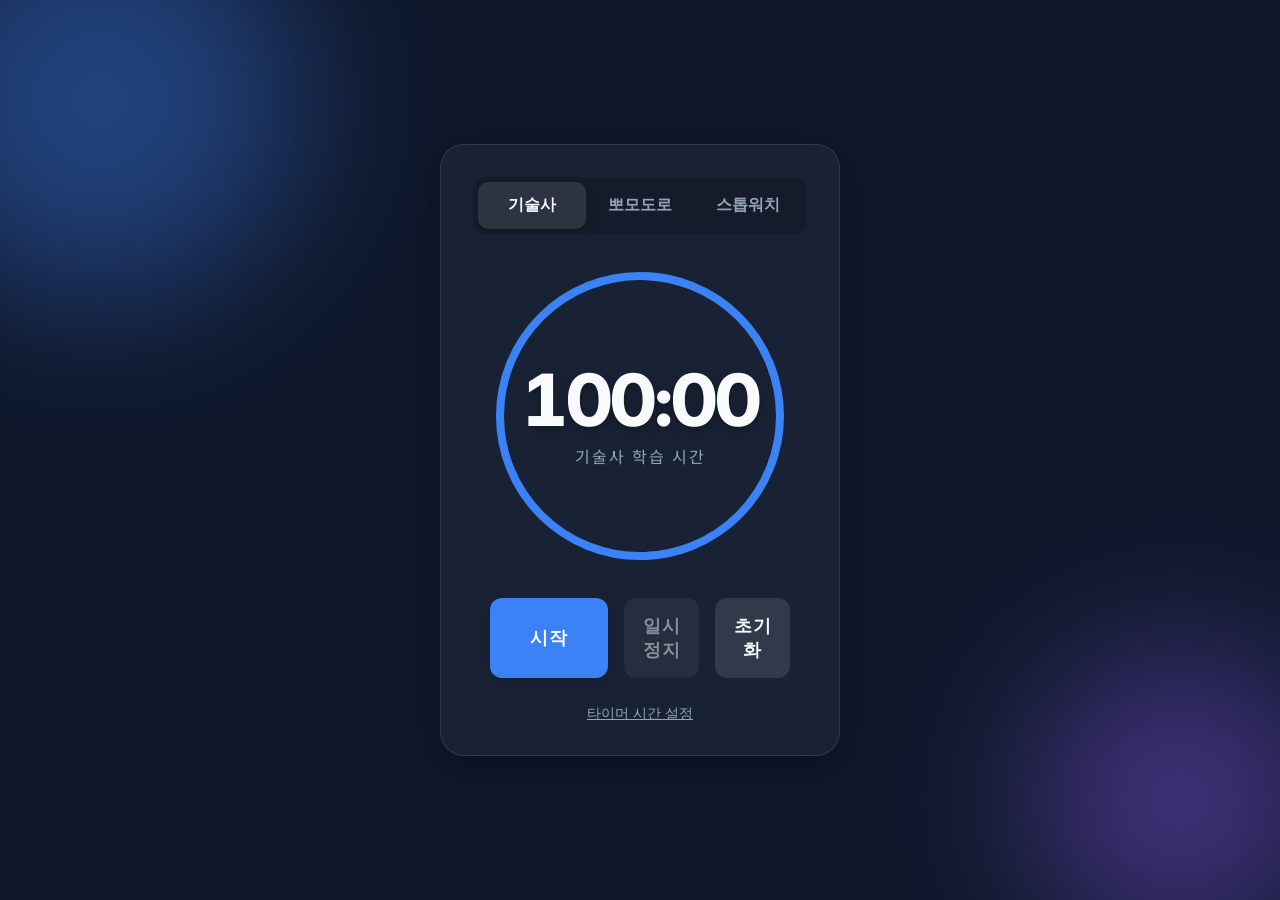
<file: timer.html>
<!DOCTYPE html>
<html lang="ko">
<head>
    <meta charset="UTF-8">
    <meta name="viewport" content="width=device-width, initial-scale=1.0">
    <title>프리미엄 학습 타이머</title>
    <link rel="stylesheet" href="style.css">
    <link href="https://fonts.googleapis.com/css2?family=Inter:wght@300;400;600;800&family=Noto+Sans+KR:wght@300;400;500;700&display=swap" rel="stylesheet">
</head>
<body>
    <div class="background-elements">
        <div class="blob blob-1"></div>
        <div class="blob blob-2"></div>
    </div>

    <div class="app-container">
        <header>
            <div class="tabs">
                <button class="tab-btn active" data-mode="pe">기술사</button>
                <button class="tab-btn" data-mode="pomodoro">뽀모도로</button>
                <button class="tab-btn" data-mode="stopwatch">스톱워치</button>
            </div>
        </header>

        <main>
            <div class="timer-display">
                <svg class="progress-ring" width="300" height="300">
                    <circle class="progress-ring__background" stroke-width="8" fill="transparent" r="140" cx="150" cy="150"/>
                    <circle class="progress-ring__circle" stroke-width="8" fill="transparent" r="140" cx="150" cy="150"/>
                </svg>
                <div class="time-container">
                    <span id="time-left">100:00</span>
                    <span id="mode-label">학습 시간</span>
                </div>
            </div>

            <div class="controls">
                <button id="start-btn" class="control-btn primary">시작</button>
                <button id="pause-btn" class="control-btn secondary" disabled>일시정지</button>
                <button id="reset-btn" class="control-btn secondary">초기화</button>
            </div>

            <div class="settings-toggle">
                <button id="settings-btn" class="text-btn">타이머 시간 설정</button>
            </div>

            <div id="settings-panel" class="settings-panel hidden">
                <div class="setting-group" id="pe-setting-group">
                    <label for="pe-time">기술사 타이머 (분):</label>
                    <input type="number" id="pe-time" value="100" min="1" max="300">
                </div>
                <div class="setting-group" id="pomo-setting-group" style="display: none;">
                    <label for="pomo-focus-time">집중 시간 (분):</label>
                    <input type="number" id="pomo-focus-time" value="25" min="1" max="60">
                    <label for="pomo-break-time">휴식 시간 (분):</label>
                    <input type="number" id="pomo-break-time" value="5" min="1" max="30">
                </div>
                <button id="save-settings-btn" class="control-btn primary small">저장</button>
            </div>
        </main>
    </div>

    <script src="app.js"></script>
</body>
</html>
</file>
<file: style.css>
:root {
    --bg-color: #0f172a;
    --text-primary: #f8fafc;
    --text-secondary: #94a3b8;
    --accent-primary: #3b82f6; /* Blue for PE */
    --accent-secondary: #ef4444; /* Red for Pomodoro Focus */
    --accent-tertiary: #10b981; /* Green for Break */
    --glass-bg: rgba(30, 41, 59, 0.7);
    --glass-border: rgba(255, 255, 255, 0.1);
    --glass-shadow: 0 8px 32px 0 rgba(0, 0, 0, 0.37);
    --ring-color: var(--accent-primary);
}

* {
    box-sizing: border-box;
    margin: 0;
    padding: 0;
}

body {
    font-family: 'Inter', 'Noto Sans KR', sans-serif;
    background-color: var(--bg-color);
    color: var(--text-primary);
    min-height: 100vh;
    display: flex;
    justify-content: center;
    align-items: center;
    overflow: hidden;
    position: relative;
    transition: background-color 0.5s ease;
}

/* Timer End Visual Effect */
body.timer-ended {
    animation: pulse-bg 1s infinite alternate;
}

@keyframes pulse-bg {
    0% { box-shadow: inset 0 0 0 0 rgba(255, 255, 255, 0); }
    100% { box-shadow: inset 0 0 150px 20px var(--ring-color); }
}

.background-elements {
    position: absolute;
    top: 0;
    left: 0;
    width: 100%;
    height: 100%;
    z-index: -1;
    overflow: hidden;
}

.blob {
    position: absolute;
    border-radius: 50%;
    filter: blur(80px);
    opacity: 0.4;
    animation: move 20s infinite alternate linear;
}

.blob-1 {
    width: 400px;
    height: 400px;
    background: var(--ring-color);
    top: -100px;
    left: -100px;
    transition: background-color 1s ease;
}

.blob-2 {
    width: 300px;
    height: 300px;
    background: #8b5cf6;
    bottom: -50px;
    right: -50px;
    animation-delay: -10s;
}

@keyframes move {
    0% { transform: translate(0, 0) scale(1); }
    100% { transform: translate(100px, 50px) scale(1.2); }
}

.app-container {
    background: var(--glass-bg);
    backdrop-filter: blur(16px);
    -webkit-backdrop-filter: blur(16px);
    border: 1px solid var(--glass-border);
    border-radius: 24px;
    padding: 2rem;
    width: 90%;
    max-width: 400px;
    box-shadow: var(--glass-shadow);
    display: flex;
    flex-direction: column;
    align-items: center;
    z-index: 1;
}

header {
    width: 100%;
    margin-bottom: 2rem;
}

.tabs {
    display: flex;
    background: rgba(0, 0, 0, 0.2);
    border-radius: 12px;
    padding: 0.3rem;
}

.tab-btn {
    flex: 1;
    background: transparent;
    border: none;
    color: var(--text-secondary);
    padding: 0.8rem;
    border-radius: 10px;
    cursor: pointer;
    font-weight: 600;
    font-size: 1rem;
    transition: all 0.3s ease;
}

.tab-btn.active {
    background: rgba(255, 255, 255, 0.1);
    color: var(--text-primary);
    box-shadow: 0 4px 12px rgba(0, 0, 0, 0.1);
}

.timer-display {
    position: relative;
    width: 300px;
    height: 300px;
    display: flex;
    justify-content: center;
    align-items: center;
    margin-bottom: 2rem;
}

.progress-ring {
    position: absolute;
    top: 0;
    left: 0;
    transform: rotate(-90deg);
}

.progress-ring__background {
    stroke: rgba(255, 255, 255, 0.05);
}

.progress-ring__circle {
    stroke: var(--ring-color);
    stroke-dasharray: 880; /* 2 * pi * 140 ~= 879.6 */
    stroke-dashoffset: 0;
    stroke-linecap: round;
    transition: stroke-dashoffset 1s linear, stroke 0.5s ease;
}

.time-container {
    display: flex;
    flex-direction: column;
    align-items: center;
    z-index: 2;
}

#time-left {
    font-size: 4.5rem;
    font-weight: 800;
    letter-spacing: -2px;
    line-height: 1;
    text-shadow: 0 4px 12px rgba(0,0,0,0.3);
    font-variant-numeric: tabular-nums;
}

#mode-label {
    font-size: 1rem;
    color: var(--text-secondary);
    margin-top: 0.5rem;
    text-transform: uppercase;
    letter-spacing: 2px;
}

.controls {
    display: flex;
    gap: 1rem;
    width: 100%;
    margin-bottom: 1.5rem;
}

.control-btn {
    border: none;
    border-radius: 12px;
    padding: 1rem;
    font-size: 1.1rem;
    font-weight: 600;
    cursor: pointer;
    transition: all 0.2s ease;
    text-transform: uppercase;
    letter-spacing: 1px;
}

.control-btn:disabled {
    opacity: 0.5;
    cursor: not-allowed;
}

.control-btn.primary {
    flex: 2;
    background: var(--ring-color);
    color: white;
    box-shadow: 0 4px 15px rgba(0, 0, 0, 0.2);
    transition: background-color 0.5s ease, transform 0.2s ease;
}

.control-btn.primary:hover:not(:disabled) {
    filter: brightness(1.1);
    transform: translateY(-2px);
}

.control-btn.secondary {
    flex: 1;
    background: rgba(255, 255, 255, 0.1);
    color: var(--text-primary);
}

.control-btn.secondary:hover:not(:disabled) {
    background: rgba(255, 255, 255, 0.15);
}

.control-btn.small {
    padding: 0.6rem;
    font-size: 0.9rem;
    flex: none;
    width: 100%;
    margin-top: 1rem;
}

.settings-toggle {
    width: 100%;
    text-align: center;
}

.text-btn {
    background: transparent;
    border: none;
    color: var(--text-secondary);
    cursor: pointer;
    font-size: 0.9rem;
    text-decoration: underline;
    transition: color 0.2s;
}

.text-btn:hover {
    color: var(--text-primary);
}

.settings-panel {
    width: 100%;
    background: rgba(0, 0, 0, 0.2);
    border-radius: 12px;
    padding: 1rem;
    margin-top: 1rem;
    transition: max-height 0.3s ease, opacity 0.3s ease;
    overflow: hidden;
}

.settings-panel.hidden {
    display: none;
}

.setting-group {
    display: flex;
    flex-direction: column;
    gap: 0.5rem;
    margin-bottom: 0.5rem;
}

.setting-group label {
    font-size: 0.85rem;
    color: var(--text-secondary);
}

.setting-group input {
    background: rgba(255, 255, 255, 0.05);
    border: 1px solid rgba(255, 255, 255, 0.1);
    border-radius: 6px;
    color: white;
    padding: 0.5rem;
    font-size: 1rem;
    outline: none;
}

.setting-group input:focus {
    border-color: var(--ring-color);
}
</file>
